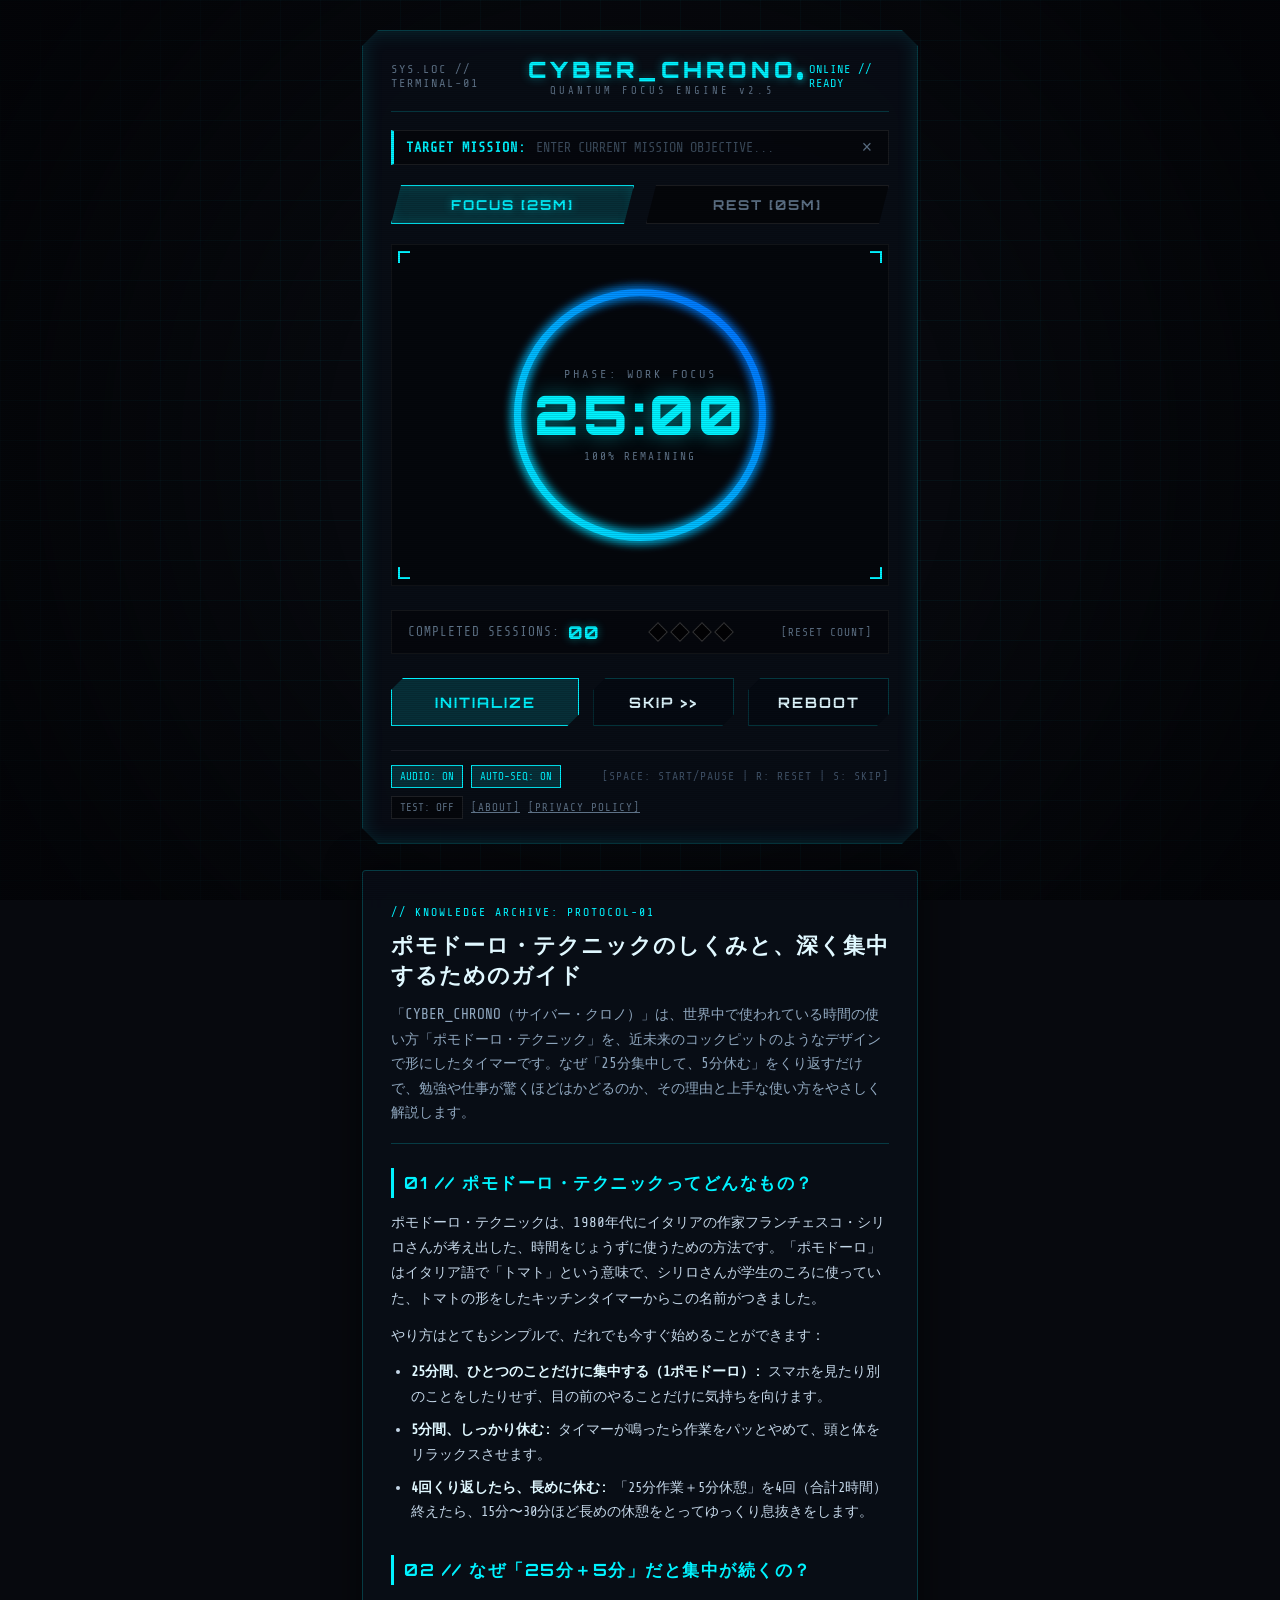
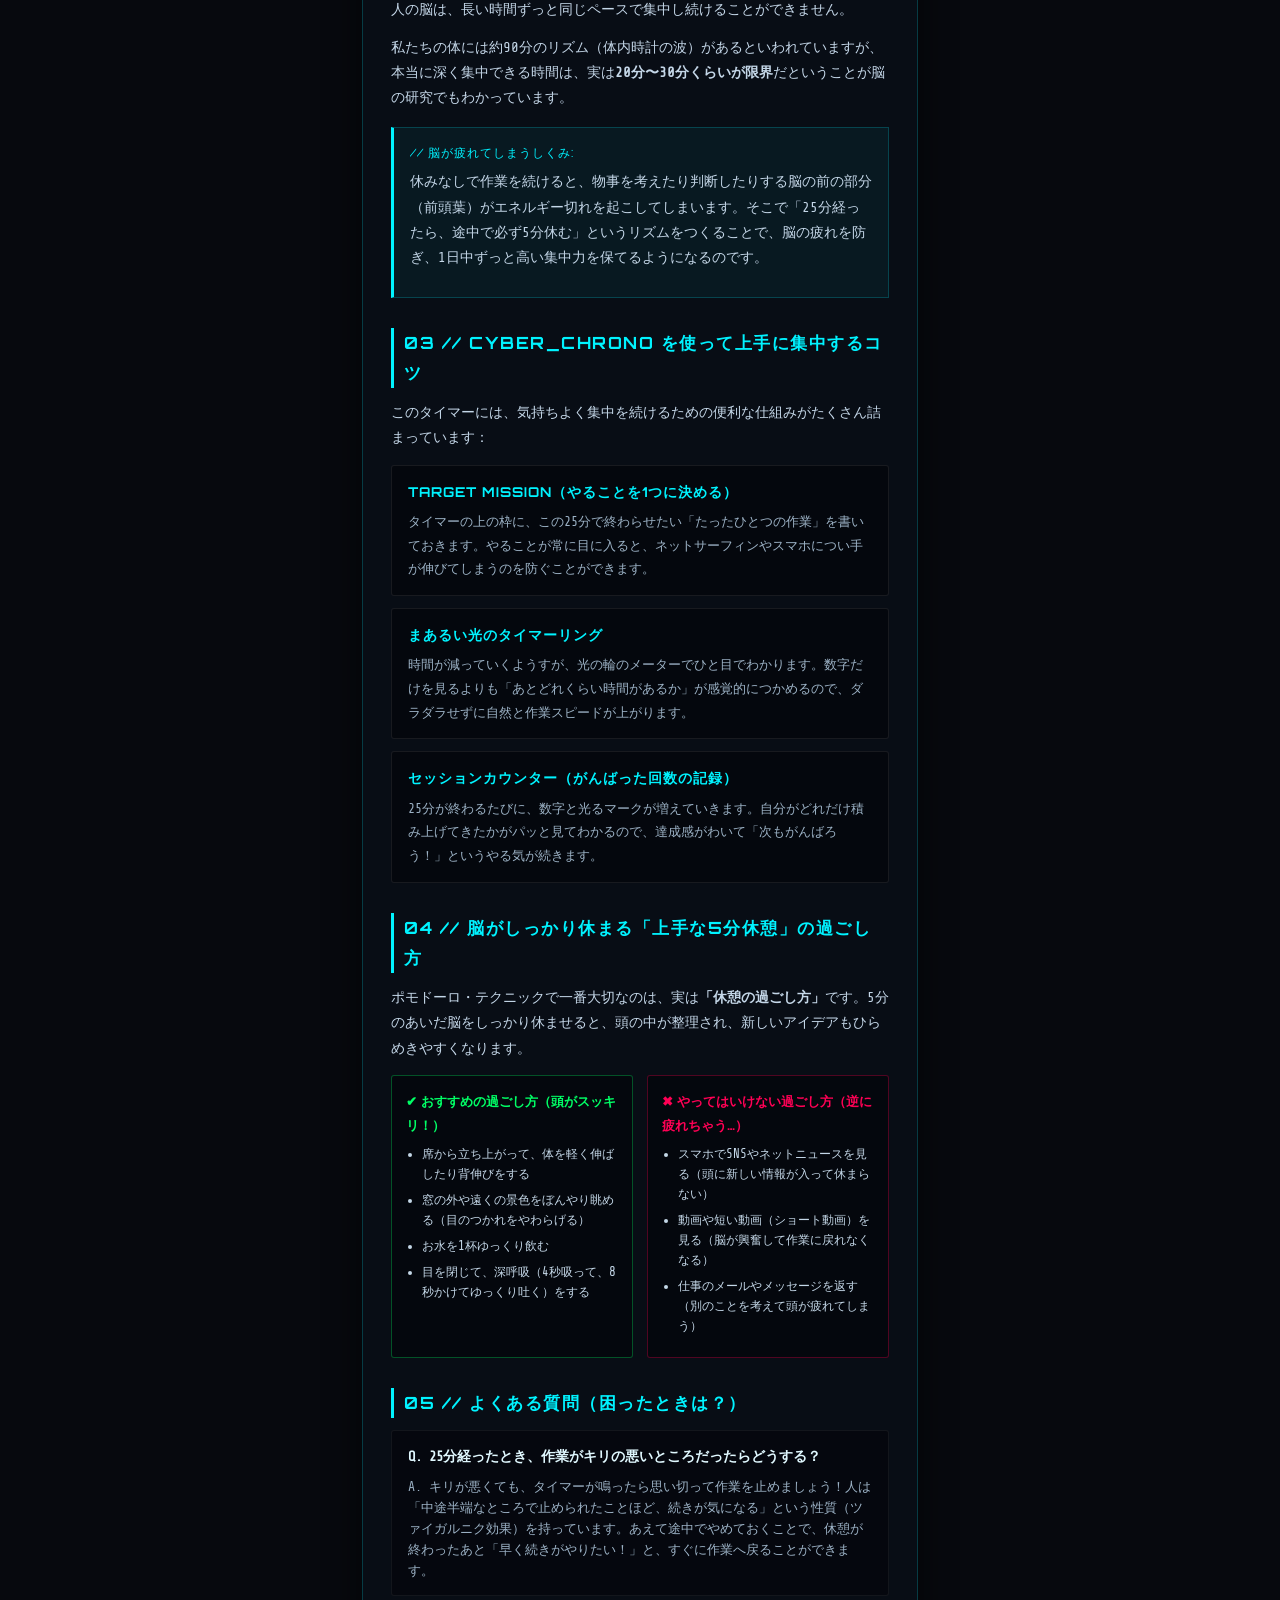
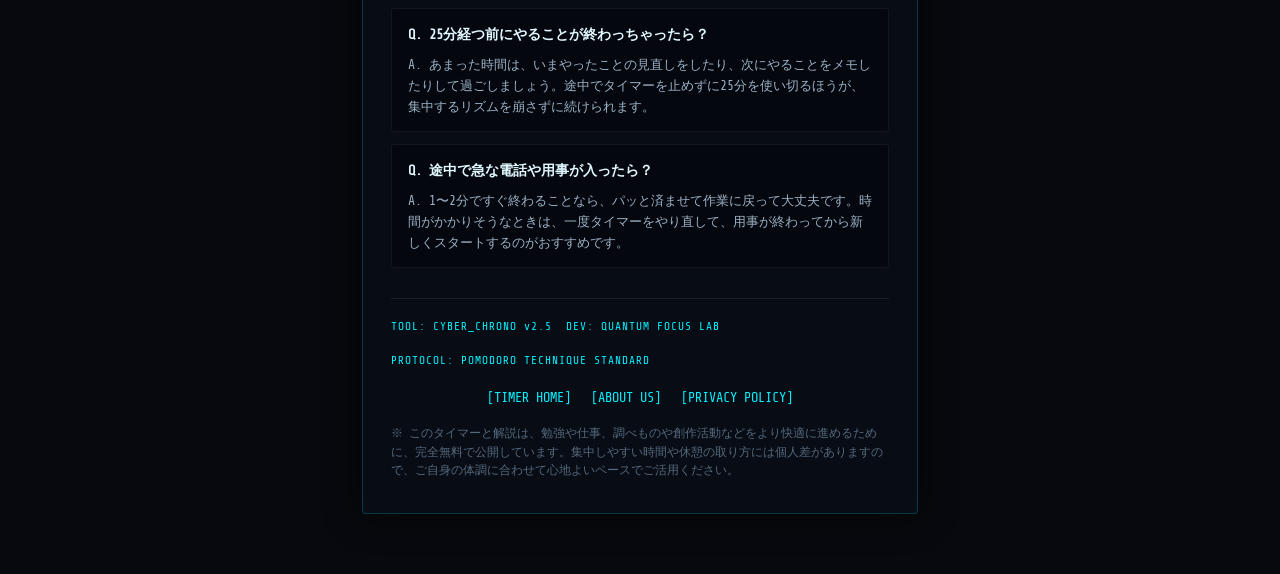
<file: index.html>
<!DOCTYPE html>
<html lang="ja">
<head>
  <meta charset="UTF-8">
  <meta name="viewport" content="width=device-width, initial-scale=1.0">
  <title>CYBER_CHRONO // TECHNO POMODORO</title>
  
  <!-- Google Fonts: Orbitron & Share Tech Mono -->
  <link rel="preconnect" href="https://fonts.googleapis.com">
  <link rel="preconnect" href="https://fonts.gstatic.com" crossorigin>
  <link href="https://fonts.googleapis.com/css2?family=Orbitron:wght@400;600;800;900&family=Share+Tech+Mono&display=swap" rel="stylesheet">
  
  <!-- ============================================================
       GOOGLE ADSENSE スクリプトタグ (審査用・広告配信)
       ============================================================ -->
  <script async src="https://pagead2.googlesyndication.com/pagead/js/adsbygoogle.js?client=ca-pub-7377571622123574"
       crossorigin="anonymous"></script>

  <link rel="stylesheet" href="style.css">
</head>
<body class="mode-work">
  <!-- サイバー背景レイヤー -->
  <div class="bg-grid"></div>
  <div class="scanlines"></div>
  <div class="vignette"></div>

  <!-- 全体ラッパー -->
  <div class="app-wrapper">
    <!-- メインHUDコンテナ -->
    <main class="hud-frame">
      <!-- ヘッダー装飾 -->
      <header class="hud-header">
        <div class="hud-id">SYS.LOC // TERMINAL-01</div>
        <div class="hud-title-wrap">
          <h1 class="hud-title" data-text="CYBER_CHRONO">CYBER_CHRONO</h1>
          <span class="sub-title">QUANTUM FOCUS ENGINE v2.5</span>
        </div>
        <div class="hud-status-badge">
          <span class="status-indicator"></span>
          <span id="statusText">ONLINE // READY</span>
        </div>
      </header>

      <!-- ミッション（タスク目標）入力エリア -->
      <section class="mission-bar">
        <div class="mission-label">TARGET MISSION:</div>
        <input type="text" id="missionInput" placeholder="ENTER CURRENT MISSION OBJECTIVE..." spellcheck="false" autocomplete="off">
        <button id="missionClearBtn" title="Clear Mission" class="icon-btn">&times;</button>
      </section>

      <!-- モード切り替えタブ -->
      <nav class="mode-selector">
        <button id="modeWorkBtn" class="mode-tab active" data-mode="work">
          <span class="tab-glitch"></span>
          <span class="tab-text">FOCUS [25M]</span>
        </button>
        <button id="modeBreakBtn" class="mode-tab" data-mode="break">
          <span class="tab-glitch"></span>
          <span class="tab-text">REST [05M]</span>
        </button>
      </nav>

      <!-- タイマーHUDディスプレイ -->
      <section class="timer-display-wrap">
        <div class="hud-corner top-left"></div>
        <div class="hud-corner top-right"></div>
        <div class="hud-corner bottom-left"></div>
        <div class="hud-corner bottom-right"></div>

        <!-- 円形HUDゲージ -->
        <div class="gauge-container">
          <svg class="progress-ring" viewBox="0 0 320 320">
            <defs>
              <linearGradient id="cyanGrad" x1="0%" y1="0%" x2="100%" y2="100%">
                <stop offset="0%" stop-color="#00f3ff"/>
                <stop offset="100%" stop-color="#0066ff"/>
              </linearGradient>
              <linearGradient id="greenGrad" x1="0%" y1="0%" x2="100%" y2="100%">
                <stop offset="0%" stop-color="#00ff66"/>
                <stop offset="100%" stop-color="#00b33c"/>
              </linearGradient>
              <filter id="neonGlow" x="-20%" y="-20%" width="140%" height="140%">
                <feGaussianBlur stdDeviation="6" result="coloredBlur"/>
                <feMerge>
                  <feMergeNode in="coloredBlur"/>
                  <feMergeNode in="coloredBlur"/>
                  <feMergeNode in="SourceGraphic"/>
                </feMerge>
              </filter>
            </defs>
            <!-- 背景リング -->
            <circle class="ring-bg" cx="160" cy="160" r="140" />
            <!-- 目盛りリング -->
            <circle class="ring-ticks" cx="160" cy="160" r="140" stroke-dasharray="2 12" />
            <!-- 動的プログレスバー -->
            <circle id="progressCircle" class="ring-progress" cx="160" cy="160" r="140" filter="url(#neonGlow)" />
          </svg>

          <!-- 中央タイマーテキスト -->
          <div class="timer-readout">
            <div class="mode-caption" id="modeCaption">PHASE: WORK FOCUS</div>
            <div class="digits" id="timeDigits">25:00</div>
            <div class="percent" id="percentDisplay">100% REMAINING</div>
          </div>
        </div>
      </section>

      <!-- セッションHUDカウンター -->
      <section class="session-tracker">
        <div class="session-label">
          <span>COMPLETED SESSIONS:</span>
          <span class="session-count-val" id="sessionCount">00</span>
        </div>
        <div class="session-dots" id="sessionDots" title="Current cycle (4 sessions per cycle)">
          <!-- JSで4つのドットスロットを動的レンダリング -->
        </div>
        <button id="resetSessionsBtn" class="reset-sessions-btn" title="Reset Session Count">[RESET COUNT]</button>
      </section>

      <!-- コントロールボタン群 -->
      <section class="control-panel">
        <button id="startPauseBtn" class="cyber-btn primary">
          <span class="btn-cut"></span>
          <span class="btn-text" id="startPauseText">INITIALIZE</span>
        </button>
        <button id="skipBtn" class="cyber-btn" title="Skip to next phase">
          <span class="btn-cut"></span>
          <span class="btn-text">SKIP &gt;&gt;</span>
        </button>
        <button id="resetTimerBtn" class="cyber-btn" title="Reset current timer">
          <span class="btn-cut"></span>
          <span class="btn-text">REBOOT</span>
        </button>
      </section>

      <!-- フッター・設定＆ステータスバー -->
      <footer class="hud-footer">
        <div class="footer-left">
          <button id="soundToggleBtn" class="toggle-btn active" title="Toggle Sound FX">
            AUDIO: <span id="soundStatusText">ON</span>
          </button>
          <button id="autoSwitchToggleBtn" class="toggle-btn" title="Automatically start next timer">
            AUTO-SEQ: <span id="autoSwitchStatusText">OFF</span>
          </button>
        </div>

        <div class="footer-center">
          <span class="shortcut-tip">[SPACE: START/PAUSE | R: RESET | S: SKIP]</span>
        </div>

        <div class="footer-right">
          <!-- クイックテストボタン（動作確認用: 10秒/5秒に切り替え） -->
          <button id="quickTestBtn" class="toggle-btn" title="Switch to 10s work / 5s break for rapid testing">
            TEST: <span id="testModeStatusText">OFF</span>
          </button>
          <a href="about.html" class="policy-link-btn" title="About CYBER_CHRONO">[ABOUT]</a>
          <a href="privacy.html" class="policy-link-btn" title="Google AdSense Privacy Policy">[PRIVACY POLICY]</a>
        </div>
      </footer>
    </main>

    <!-- ============================================================
         GOOGLE ADSENSE 広告スロット（サイバーHUD調）
         審査通過後に有効化。審査中はheadの自動広告コードで審査を実施
         ============================================================ -->
    <!--
    <aside class="ad-container" id="adContainer">
      <div class="ad-header">
        <span class="ad-label" id="adHeaderLabel">// SPONSORED TRANSMISSION</span>
        <span class="ad-sub" id="adHeaderSub">SYSTEM SUPPORT FEED</span>
      </div>
      <div class="ad-slot-frame">
        <ins class="adsbygoogle"
             style="display:block; width:100%; min-height:90px;"
             data-ad-client="ca-pub-7377571622123574"
             data-ad-slot="1479330050"
             data-ad-format="auto"
             data-full-width-responsive="true"></ins>
        <script>
             (adsbygoogle = window.adsbygoogle || []).push({});
        </script>
      </div>
    </aside>
    -->

    <!-- ============================================================
         パブリッシャーコンテンツ // ポモドーロ完全攻略アーカイブ
         Google AdSense 審査規約準拠・平易で親しみやすいオリジナル解説
         ============================================================ -->
    <article class="knowledge-archive" id="knowledgeArchive">
      <header class="archive-header">
        <div class="archive-badge">// KNOWLEDGE ARCHIVE: PROTOCOL-01</div>
        <h2 class="archive-title">ポモドーロ・テクニックのしくみと、深く集中するためのガイド</h2>
        <p class="archive-lead">
          「CYBER_CHRONO（サイバー・クロノ）」は、世界中で使われている時間の使い方「ポモドーロ・テクニック」を、近未来のコックピットのようなデザインで形にしたタイマーです。なぜ「25分集中して、5分休む」をくり返すだけで、勉強や仕事が驚くほどはかどるのか、その理由と上手な使い方をやさしく解説します。
        </p>
      </header>

      <!-- セクション 1: 基礎と原理 -->
      <section class="archive-section">
        <h3 class="section-title">01 // ポモドーロ・テクニックってどんなもの？</h3>
        <p>
          ポモドーロ・テクニックは、1980年代にイタリアの作家フランチェスコ・シリロさんが考え出した、時間をじょうずに使うための方法です。「ポモドーロ」はイタリア語で「トマト」という意味で、シリロさんが学生のころに使っていた、トマトの形をしたキッチンタイマーからこの名前がつきました。
        </p>
        <p>
          やり方はとてもシンプルで、だれでも今すぐ始めることができます：
        </p>
        <ul class="archive-list">
          <li><strong>25分間、ひとつのことだけに集中する（1ポモドーロ）:</strong> スマホを見たり別のことをしたりせず、目の前のやることだけに気持ちを向けます。</li>
          <li><strong>5分間、しっかり休む:</strong> タイマーが鳴ったら作業をパッとやめて、頭と体をリラックスさせます。</li>
          <li><strong>4回くり返したら、長めに休む:</strong> 「25分作業＋5分休憩」を4回（合計2時間）終えたら、15分〜30分ほど長めの休憩をとってゆっくり息抜きをします。</li>
        </ul>
      </section>

      <!-- セクション 2: なぜ25分＋5分なのか（脳科学的根拠） -->
      <section class="archive-section">
        <h3 class="section-title">02 // なぜ「25分＋5分」だと集中が続くの？</h3>
        <p>
          人の脳は、長い時間ずっと同じペースで集中し続けることができません。
        </p>
        <p>
          私たちの体には約90分のリズム（体内時計の波）があるといわれていますが、本当に深く集中できる時間は、実は<strong>20分〜30分くらいが限界</strong>だということが脳の研究でもわかっています。
        </p>
        <div class="archive-callout">
          <div class="callout-label">// 脳が疲れてしまうしくみ:</div>
          <p>
            休みなしで作業を続けると、物事を考えたり判断したりする脳の前の部分（前頭葉）がエネルギー切れを起こしてしまいます。そこで「25分経ったら、途中で必ず5分休む」というリズムをつくることで、脳の疲れを防ぎ、1日中ずっと高い集中力を保てるようになるのです。
          </p>
        </div>
      </section>

      <!-- セクション 3: CYBER_CHRONOの機能と活用法 -->
      <section class="archive-section">
        <h3 class="section-title">03 // CYBER_CHRONO を使って上手に集中するコツ</h3>
        <p>
          このタイマーには、気持ちよく集中を続けるための便利な仕組みがたくさん詰まっています：
        </p>
        <div class="feature-grid">
          <div class="feature-card">
            <h4 class="card-title">TARGET MISSION（やることを1つに決める）</h4>
            <p>タイマーの上の枠に、この25分で終わらせたい「たったひとつの作業」を書いておきます。やることが常に目に入ると、ネットサーフィンやスマホについ手が伸びてしまうのを防ぐことができます。</p>
          </div>
          <div class="feature-card">
            <h4 class="card-title">まあるい光のタイマーリング</h4>
            <p>時間が減っていくようすが、光の輪のメーターでひと目でわかります。数字だけを見るよりも「あとどれくらい時間があるか」が感覚的につかめるので、ダラダラせずに自然と作業スピードが上がります。</p>
          </div>
          <div class="feature-card">
            <h4 class="card-title">セッションカウンター（がんばった回数の記録）</h4>
            <p>25分が終わるたびに、数字と光るマークが増えていきます。自分がどれだけ積み上げてきたかがパッと見てわかるので、達成感がわいて「次もがんばろう！」というやる気が続きます。</p>
          </div>
        </div>
      </section>

      <!-- セクション 4: 理想的な5分休憩の過ごし方 -->
      <section class="archive-section">
        <h3 class="section-title">04 // 脳がしっかり休まる「上手な5分休憩」の過ごし方</h3>
        <p>
          ポモドーロ・テクニックで一番大切なのは、実は<strong>「休憩の過ごし方」</strong>です。5分のあいだ脳をしっかり休ませると、頭の中が整理され、新しいアイデアもひらめきやすくなります。
        </p>
        <div class="dos-and-donts">
          <div class="box dos">
            <div class="box-title">✔ おすすめの過ごし方（頭がスッキリ！）</div>
            <ul>
              <li>席から立ち上がって、体を軽く伸ばしたり背伸びをする</li>
              <li>窓の外や遠くの景色をぼんやり眺める（目のつかれをやわらげる）</li>
              <li>お水を1杯ゆっくり飲む</li>
              <li>目を閉じて、深呼吸（4秒吸って、8秒かけてゆっくり吐く）をする</li>
            </ul>
          </div>
          <div class="box donts">
            <div class="box-title">✖ やってはいけない過ごし方（逆に疲れちゃう…）</div>
            <ul>
              <li>スマホでSNSやネットニュースを見る（頭に新しい情報が入って休まらない）</li>
              <li>動画や短い動画（ショート動画）を見る（脳が興奮して作業に戻れなくなる）</li>
              <li>仕事のメールやメッセージを返す（別のことを考えて頭が疲れてしまう）</li>
            </ul>
          </div>
        </div>
      </section>

      <!-- セクション 5: FAQ（よくある質問） -->
      <section class="archive-section">
        <h3 class="section-title">05 // よくある質問（困ったときは？）</h3>
        <div class="faq-list">
          <div class="faq-item">
            <div class="faq-q">Q. 25分経ったとき、作業がキリの悪いところだったらどうする？</div>
            <div class="faq-a">
              A. キリが悪くても、タイマーが鳴ったら思い切って作業を止めましょう！人は「中途半端なところで止められたことほど、続きが気になる」という性質（ツァイガルニク効果）を持っています。あえて途中でやめておくことで、休憩が終わったあと「早く続きがやりたい！」と、すぐに作業へ戻ることができます。
            </div>
          </div>
          <div class="faq-item">
            <div class="faq-q">Q. 25分経つ前にやることが終わっちゃったら？</div>
            <div class="faq-a">
              A. あまった時間は、いまやったことの見直しをしたり、次にやることをメモしたりして過ごしましょう。途中でタイマーを止めずに25分を使い切るほうが、集中するリズムを崩さずに続けられます。
            </div>
          </div>
          <div class="faq-item">
            <div class="faq-q">Q. 途中で急な電話や用事が入ったら？</div>
            <div class="faq-a">
              A. 1〜2分ですぐ終わることなら、パッと済ませて作業に戻って大丈夫です。時間がかかりそうなときは、一度タイマーをやり直して、用事が終わってから新しくスタートするのがおすすめです。
            </div>
          </div>
        </div>
      </section>

      <!-- セクション 6: 運営情報・クレジット -->
      <footer class="archive-footer">
        <div class="footer-meta">
          <span>TOOL: CYBER_CHRONO v2.5</span>
          <span>DEV: QUANTUM FOCUS LAB</span>
          <span>PROTOCOL: POMODORO TECHNIQUE STANDARD</span>
        </div>
        <div style="margin: 15px 0; display: flex; gap: 20px; justify-content: center; font-size: 0.85rem;">
          <a href="index.html" style="color: var(--work-color); text-decoration: none;">[TIMER HOME]</a>
          <a href="about.html" style="color: var(--work-color); text-decoration: none;">[ABOUT US]</a>
          <a href="privacy.html" style="color: var(--work-color); text-decoration: none;">[PRIVACY POLICY]</a>
        </div>
        <p class="disclaimer">
          ※ このタイマーと解説は、勉強や仕事、調べものや創作活動などをより快適に進めるために、完全無料で公開しています。集中しやすい時間や休憩の取り方には個人差がありますので、ご自身の体調に合わせて心地よいペースでご活用ください。
        </p>
      </footer>
    </article>
  </div>

  <!-- ============================================================
       プライバシーポリシー モーダル（AdSense審査必須要件）
       ============================================================ -->
  <div class="modal-overlay" id="privacyModal" aria-hidden="true">
    <div class="modal-container">
      <div class="modal-header">
        <h2 class="modal-title">// PRIVACY POLICY & AD DISCLOSURE</h2>
        <button class="modal-close-btn" id="modalCloseBtn" aria-label="Close Modal">&times;</button>
      </div>
      <div class="modal-body">
        <h3>1. 広告の配信について（Google AdSense）</h3>
        <p>
          当サイト（CYBER_CHRONO）では、第三者配信の広告サービス「Google AdSense（グーグルアドセンス）」を利用して広告を掲載しています。
        </p>
        <p>
          Googleなどの第三者広告配信事業者は、ユーザーの興味に応じたパーソナライズ広告を表示するために、当サイトや他のウェブサイトへのアクセス情報（Cookie）を使用することがあります。このCookieには、氏名、住所、メールアドレス、電話番号などの個人を特定する情報は含まれません。
        </p>

        <h3>2. Cookie（クッキー）の無効化について</h3>
        <p>
          ユーザーは、Googleの広告設定ページ（<a href="https://www.google.com/settings/ads" target="_blank" rel="noopener noreferrer">Google Ads Settings</a>）にて、パーソナライズ広告に使われる Cookie を無効にすることができます。
        </p>
        <p>
          また、お使いのブラウザの設定を変更することで、Cookieの送受信を拒否することも可能です。
        </p>

        <h3>3. ローカルストレージ（LocalStorage）の使用</h3>
        <p>
          当サイトは、ユーザーの利便性向上（タイマーのセッション完了数、入力中のミッション目標、音量設定、自動切り替え設定の保存）を目的として、ブラウザのローカルストレージ機能を利用しています。このデータはすべてお使いの端末内にのみ保存され、外部サーバーへ送信されることはありません。
        </p>

        <h3>4. お問い合わせ</h3>
        <p>
          本ポリシーに関するお問い合わせは、サイト管理者の連絡先までお願いいたします。
        </p>
      </div>
      <div class="modal-footer">
        <button class="cyber-btn" id="modalConfirmBtn">
          <span class="btn-text">ACKNOWLEDGE // CLOSE</span>
        </button>
      </div>
    </div>
  </div>

  <script src="app.js"></script>
</body>
</html>
</file>
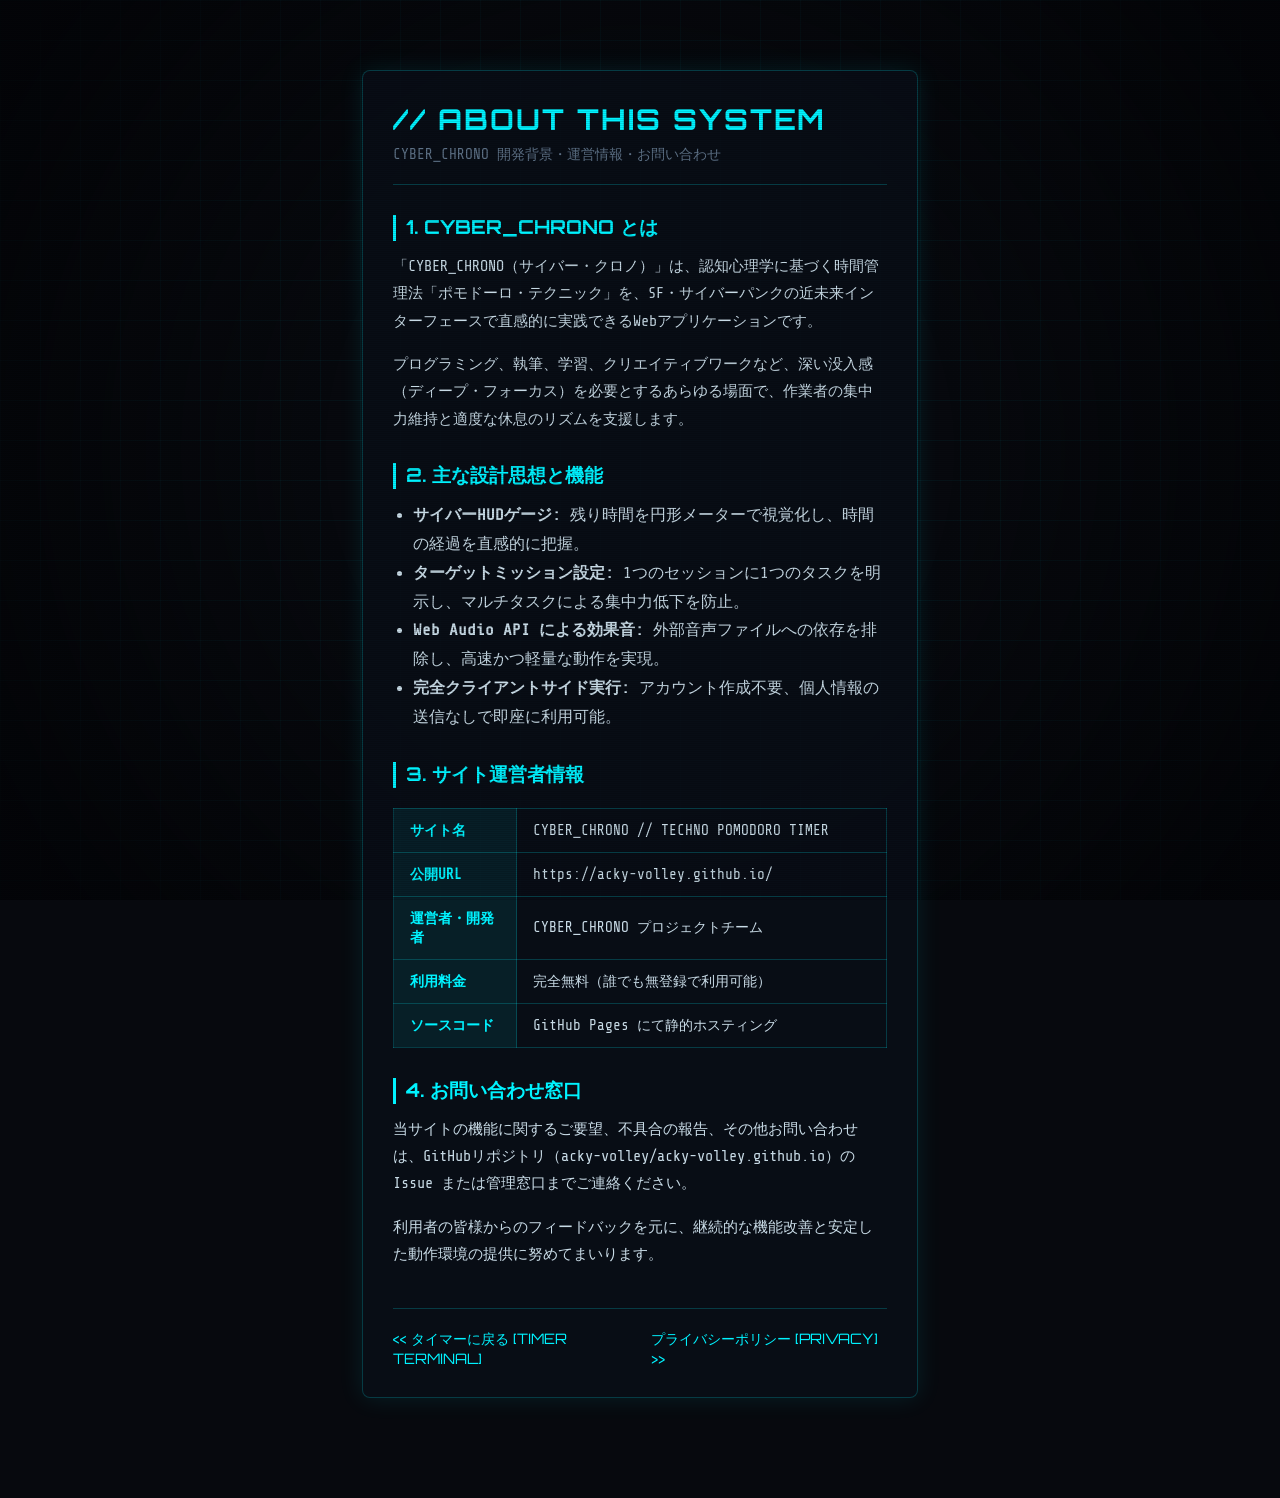
<file: about.html>
<!DOCTYPE html>
<html lang="ja">
<head>
  <meta charset="UTF-8">
  <meta name="viewport" content="width=device-width, initial-scale=1.0">
  <title>当サイトについて // CYBER_CHRONO</title>
  
  <!-- Google Fonts: Orbitron & Share Tech Mono -->
  <link rel="preconnect" href="https://fonts.googleapis.com">
  <link rel="preconnect" href="https://fonts.gstatic.com" crossorigin>
  <link href="https://fonts.googleapis.com/css2?family=Orbitron:wght@400;600;800;900&family=Share+Tech+Mono&display=swap" rel="stylesheet">
  
  <!-- Google AdSense 審査・配信コード -->
  <script async src="https://pagead2.googlesyndication.com/pagead/js/adsbygoogle.js?client=ca-pub-7377571622123574"
       crossorigin="anonymous"></script>

  <link rel="stylesheet" href="style.css">
  <style>
    .page-container {
      width: 100%;
      max-width: 860px;
      margin: 40px auto;
      padding: 30px;
      background: var(--bg-panel);
      border: 1px solid var(--border-dim);
      border-radius: 8px;
      box-shadow: 0 0 25px rgba(0, 243, 255, 0.1);
      user-select: text;
    }
    .page-header {
      border-bottom: 1px solid var(--border-dim);
      padding-bottom: 20px;
      margin-bottom: 25px;
    }
    .page-title {
      font-family: var(--font-display);
      font-size: 1.8rem;
      color: var(--work-color);
      letter-spacing: 2px;
      margin-bottom: 8px;
    }
    .page-sub {
      color: var(--text-muted);
      font-size: 0.9rem;
    }
    .about-content h2 {
      font-family: var(--font-display);
      font-size: 1.2rem;
      color: var(--work-color);
      margin-top: 30px;
      margin-bottom: 12px;
      border-left: 3px solid var(--work-color);
      padding-left: 10px;
    }
    .about-content p {
      line-height: 1.8;
      color: #c8dbe6;
      margin-bottom: 16px;
      font-size: 0.95rem;
    }
    .info-table {
      width: 100%;
      border-collapse: collapse;
      margin: 20px 0;
    }
    .info-table th, .info-table td {
      border: 1px solid var(--border-dim);
      padding: 12px 16px;
      text-align: left;
      font-size: 0.9rem;
    }
    .info-table th {
      background: rgba(0, 243, 255, 0.08);
      color: var(--work-color);
      width: 25%;
    }
    .info-table td {
      color: #c8dbe6;
    }
    .back-nav {
      margin-top: 40px;
      padding-top: 20px;
      border-top: 1px solid var(--border-dim);
      display: flex;
      justify-content: space-between;
      align-items: center;
    }
    .nav-link {
      color: var(--work-color);
      text-decoration: none;
      font-family: var(--font-display);
      font-size: 0.9rem;
      display: inline-flex;
      align-items: center;
      gap: 6px;
      transition: color 0.2s ease;
    }
    .nav-link:hover {
      color: #ffffff;
      text-shadow: 0 0 8px var(--work-glow);
    }
  </style>
</head>
<body class="mode-work">
  <div class="bg-grid"></div>
  <div class="scanlines"></div>
  <div class="vignette"></div>

  <div class="app-wrapper">
    <main class="page-container">
      <header class="page-header">
        <h1 class="page-title">// ABOUT THIS SYSTEM</h1>
        <div class="page-sub">CYBER_CHRONO 開発背景・運営情報・お問い合わせ</div>
      </header>

      <article class="about-content">
        <h2>1. CYBER_CHRONO とは</h2>
        <p>
          「CYBER_CHRONO（サイバー・クロノ）」は、認知心理学に基づく時間管理法「ポモドーロ・テクニック」を、SF・サイバーパンクの近未来インターフェースで直感的に実践できるWebアプリケーションです。
        </p>
        <p>
          プログラミング、執筆、学習、クリエイティブワークなど、深い没入感（ディープ・フォーカス）を必要とするあらゆる場面で、作業者の集中力維持と適度な休息のリズムを支援します。
        </p>

        <h2>2. 主な設計思想と機能</h2>
        <ul style="margin-left: 20px; margin-bottom: 20px; color: #c8dbe6; line-height: 1.8;">
          <li><strong>サイバーHUDゲージ:</strong> 残り時間を円形メーターで視覚化し、時間の経過を直感的に把握。</li>
          <li><strong>ターゲットミッション設定:</strong> 1つのセッションに1つのタスクを明示し、マルチタスクによる集中力低下を防止。</li>
          <li><strong>Web Audio API による効果音:</strong> 外部音声ファイルへの依存を排除し、高速かつ軽量な動作を実現。</li>
          <li><strong>完全クライアントサイド実行:</strong> アカウント作成不要、個人情報の送信なしで即座に利用可能。</li>
        </ul>

        <h2>3. サイト運営者情報</h2>
        <table class="info-table">
          <tr>
            <th>サイト名</th>
            <td>CYBER_CHRONO // TECHNO POMODORO TIMER</td>
          </tr>
          <tr>
            <th>公開URL</th>
            <td>https://acky-volley.github.io/</td>
          </tr>
          <tr>
            <th>運営者・開発者</th>
            <td>CYBER_CHRONO プロジェクトチーム</td>
          </tr>
          <tr>
            <th>利用料金</th>
            <td>完全無料（誰でも無登録で利用可能）</td>
          </tr>
          <tr>
            <th>ソースコード</th>
            <td>GitHub Pages にて静的ホスティング</td>
          </tr>
        </table>

        <h2>4. お問い合わせ窓口</h2>
        <p>
          当サイトの機能に関するご要望、不具合の報告、その他お問い合わせは、GitHubリポジトリ（acky-volley/acky-volley.github.io）の Issue または管理窓口までご連絡ください。
        </p>
        <p>
          利用者の皆様からのフィードバックを元に、継続的な機能改善と安定した動作環境の提供に努めてまいります。
        </p>

        <div class="back-nav">
          <a href="index.html" class="nav-link">&lt;&lt; タイマーに戻る [TIMER TERMINAL]</a>
          <a href="privacy.html" class="nav-link">プライバシーポリシー [PRIVACY] &gt;&gt;</a>
        </div>
      </article>
    </main>
  </div>
</body>
</html>
</file>
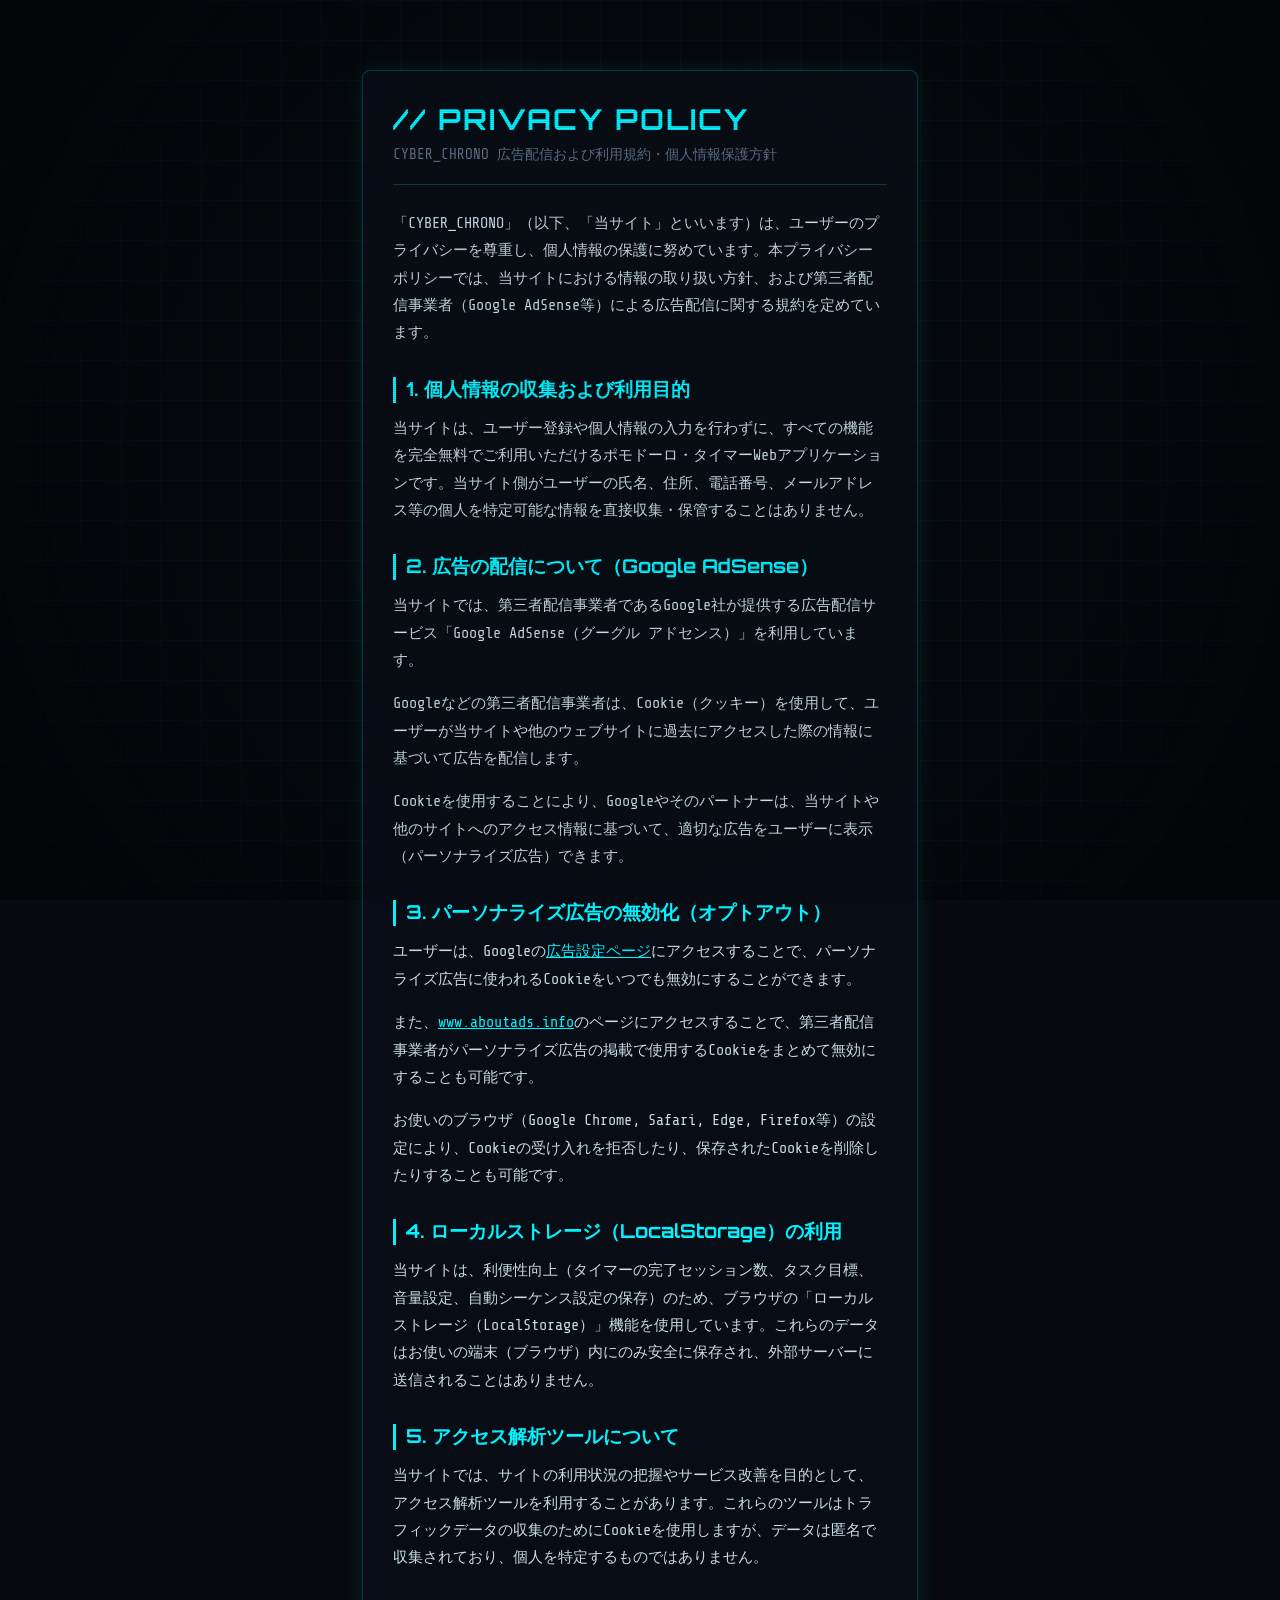
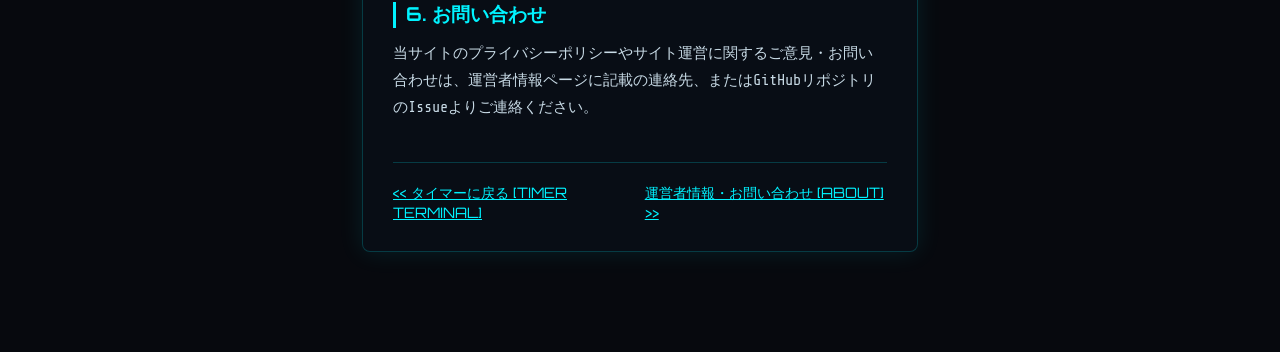
<file: privacy.html>
<!DOCTYPE html>
<html lang="ja">
<head>
  <meta charset="UTF-8">
  <meta name="viewport" content="width=device-width, initial-scale=1.0">
  <title>プライバシーポリシー // CYBER_CHRONO</title>
  
  <!-- Google Fonts: Orbitron & Share Tech Mono -->
  <link rel="preconnect" href="https://fonts.googleapis.com">
  <link rel="preconnect" href="https://fonts.gstatic.com" crossorigin>
  <link href="https://fonts.googleapis.com/css2?family=Orbitron:wght@400;600;800;900&family=Share+Tech+Mono&display=swap" rel="stylesheet">
  
  <!-- Google AdSense 審査・配信コード -->
  <script async src="https://pagead2.googlesyndication.com/pagead/js/adsbygoogle.js?client=ca-pub-7377571622123574"
       crossorigin="anonymous"></script>

  <link rel="stylesheet" href="style.css">
  <style>
    .page-container {
      width: 100%;
      max-width: 860px;
      margin: 40px auto;
      padding: 30px;
      background: var(--bg-panel);
      border: 1px solid var(--border-dim);
      border-radius: 8px;
      box-shadow: 0 0 25px rgba(0, 243, 255, 0.1);
      user-select: text;
    }
    .page-header {
      border-bottom: 1px solid var(--border-dim);
      padding-bottom: 20px;
      margin-bottom: 25px;
    }
    .page-title {
      font-family: var(--font-display);
      font-size: 1.8rem;
      color: var(--work-color);
      letter-spacing: 2px;
      margin-bottom: 8px;
    }
    .page-sub {
      color: var(--text-muted);
      font-size: 0.9rem;
    }
    .policy-content h2 {
      font-family: var(--font-display);
      font-size: 1.2rem;
      color: var(--work-color);
      margin-top: 30px;
      margin-bottom: 12px;
      border-left: 3px solid var(--work-color);
      padding-left: 10px;
    }
    .policy-content p {
      line-height: 1.8;
      color: #c8dbe6;
      margin-bottom: 16px;
      font-size: 0.95rem;
    }
    .policy-content ul {
      margin-left: 20px;
      margin-bottom: 20px;
      color: #c8dbe6;
      line-height: 1.8;
    }
    .policy-content a {
      color: var(--work-color);
      text-decoration: underline;
    }
    .back-nav {
      margin-top: 40px;
      padding-top: 20px;
      border-top: 1px solid var(--border-dim);
      display: flex;
      justify-content: space-between;
      align-items: center;
    }
    .nav-link {
      color: var(--work-color);
      text-decoration: none;
      font-family: var(--font-display);
      font-size: 0.9rem;
      display: inline-flex;
      align-items: center;
      gap: 6px;
      transition: color 0.2s ease;
    }
    .nav-link:hover {
      color: #ffffff;
      text-shadow: 0 0 8px var(--work-glow);
    }
  </style>
</head>
<body class="mode-work">
  <div class="bg-grid"></div>
  <div class="scanlines"></div>
  <div class="vignette"></div>

  <div class="app-wrapper">
    <main class="page-container">
      <header class="page-header">
        <h1 class="page-title">// PRIVACY POLICY</h1>
        <div class="page-sub">CYBER_CHRONO 広告配信および利用規約・個人情報保護方針</div>
      </header>

      <article class="policy-content">
        <p>
          「CYBER_CHRONO」（以下、「当サイト」といいます）は、ユーザーのプライバシーを尊重し、個人情報の保護に努めています。本プライバシーポリシーでは、当サイトにおける情報の取り扱い方針、および第三者配信事業者（Google AdSense等）による広告配信に関する規約を定めています。
        </p>

        <h2>1. 個人情報の収集および利用目的</h2>
        <p>
          当サイトは、ユーザー登録や個人情報の入力を行わずに、すべての機能を完全無料でご利用いただけるポモドーロ・タイマーWebアプリケーションです。当サイト側がユーザーの氏名、住所、電話番号、メールアドレス等の個人を特定可能な情報を直接収集・保管することはありません。
        </p>

        <h2>2. 広告の配信について（Google AdSense）</h2>
        <p>
          当サイトでは、第三者配信事業者であるGoogle社が提供する広告配信サービス「Google AdSense（グーグル アドセンス）」を利用しています。
        </p>
        <p>
          Googleなどの第三者配信事業者は、Cookie（クッキー）を使用して、ユーザーが当サイトや他のウェブサイトに過去にアクセスした際の情報に基づいて広告を配信します。
        </p>
        <p>
          Cookieを使用することにより、Googleやそのパートナーは、当サイトや他のサイトへのアクセス情報に基づいて、適切な広告をユーザーに表示（パーソナライズ広告）できます。
        </p>

        <h2>3. パーソナライズ広告の無効化（オプトアウト）</h2>
        <p>
          ユーザーは、Googleの<a href="https://adssettings.google.com/" target="_blank" rel="noopener noreferrer">広告設定ページ</a>にアクセスすることで、パーソナライズ広告に使われるCookieをいつでも無効にすることができます。
        </p>
        <p>
          また、<a href="https://www.aboutads.info/choices/" target="_blank" rel="noopener noreferrer">www.aboutads.info</a>のページにアクセスすることで、第三者配信事業者がパーソナライズ広告の掲載で使用するCookieをまとめて無効にすることも可能です。
        </p>
        <p>
          お使いのブラウザ（Google Chrome, Safari, Edge, Firefox等）の設定により、Cookieの受け入れを拒否したり、保存されたCookieを削除したりすることも可能です。
        </p>

        <h2>4. ローカルストレージ（LocalStorage）の利用</h2>
        <p>
          当サイトは、利便性向上（タイマーの完了セッション数、タスク目標、音量設定、自動シーケンス設定の保存）のため、ブラウザの「ローカルストレージ（LocalStorage）」機能を使用しています。これらのデータはお使いの端末（ブラウザ）内にのみ安全に保存され、外部サーバーに送信されることはありません。
        </p>

        <h2>5. アクセス解析ツールについて</h2>
        <p>
          当サイトでは、サイトの利用状況の把握やサービス改善を目的として、アクセス解析ツールを利用することがあります。これらのツールはトラフィックデータの収集のためにCookieを使用しますが、データは匿名で収集されており、個人を特定するものではありません。
        </p>

        <h2>6. お問い合わせ</h2>
        <p>
          当サイトのプライバシーポリシーやサイト運営に関するご意見・お問い合わせは、運営者情報ページに記載の連絡先、またはGitHubリポジトリのIssueよりご連絡ください。
        </p>

        <div class="back-nav">
          <a href="index.html" class="nav-link">&lt;&lt; タイマーに戻る [TIMER TERMINAL]</a>
          <a href="about.html" class="nav-link">運営者情報・お問い合わせ [ABOUT] &gt;&gt;</a>
        </div>
      </article>
    </main>
  </div>
</body>
</html>
</file>
<file: style.css>
/* ============================================================
   CYBER_CHRONO // TECHNO DARK MODE STYLESHEET
   With Google AdSense Support & Privacy Modal
   ============================================================ */

:root {
  /* サイバーパレット - WORK (FOCUS) */
  --work-color: #00f3ff;
  --work-glow: rgba(0, 243, 255, 0.45);
  --work-glow-soft: rgba(0, 243, 255, 0.15);

  /* サイバーパレット - REST (BREAK) */
  --break-color: #00ff66;
  --break-glow: rgba(0, 255, 102, 0.45);
  --break-glow-soft: rgba(0, 255, 102, 0.15);

  /* 共通カラー */
  --accent-pink: #ff0055;
  --accent-amber: #ffaa00;
  --bg-dark: #07090e;
  --bg-panel: rgba(10, 14, 23, 0.88);
  --border-dim: rgba(0, 243, 255, 0.2);
  --text-muted: #5e7287;
  --text-bright: #e0f8ff;

  /* 現在のアクティブテーマ変数（デフォルトはWORK） */
  --theme-color: var(--work-color);
  --theme-glow: var(--work-glow);
  --theme-glow-soft: var(--work-glow-soft);

  --font-display: 'Orbitron', -apple-system, BlinkMacSystemFont, "Segoe UI", Roboto, monospace;
  --font-mono: 'Share Tech Mono', 'Courier New', Consolas, monospace;
}

/* 休憩モードへのテーマ切り替え */
body.mode-break {
  --theme-color: var(--break-color);
  --theme-glow: var(--break-glow);
  --theme-glow-soft: var(--break-glow-soft);
  --border-dim: rgba(0, 255, 102, 0.2);
}

* {
  box-sizing: border-box;
  margin: 0;
  padding: 0;
  user-select: none;
}

body {
  background-color: var(--bg-dark);
  color: var(--text-bright);
  font-family: var(--font-mono);
  min-height: 100vh;
  display: flex;
  justify-content: center;
  align-items: flex-start;
  overflow-x: hidden;
  position: relative;
  transition: background-color 0.5s ease;
  padding: 30px 0 60px 0;
}

/* ------------------------------------------------------------
   背景エフェクト（グリッド、走査線、ヴィネット）
   ------------------------------------------------------------ */
.bg-grid {
  position: fixed;
  top: 0;
  left: 0;
  width: 100%;
  height: 100%;
  background-image: 
    linear-gradient(to right, rgba(0, 243, 255, 0.04) 1px, transparent 1px),
    linear-gradient(to bottom, rgba(0, 243, 255, 0.04) 1px, transparent 1px);
  background-size: 40px 40px;
  pointer-events: none;
  z-index: 0;
}

body.mode-break .bg-grid {
  background-image: 
    linear-gradient(to right, rgba(0, 255, 102, 0.04) 1px, transparent 1px),
    linear-gradient(to bottom, rgba(0, 255, 102, 0.04) 1px, transparent 1px);
}

.scanlines {
  position: fixed;
  top: 0;
  left: 0;
  width: 100%;
  height: 100%;
  background: repeating-linear-gradient(
    0deg,
    rgba(0, 0, 0, 0.15) 0px,
    rgba(0, 0, 0, 0.15) 1px,
    transparent 1px,
    transparent 2px
  );
  pointer-events: none;
  z-index: 100;
  opacity: 0.8;
}

.vignette {
  position: fixed;
  top: 0;
  left: 0;
  width: 100%;
  height: 100%;
  background: radial-gradient(circle at 50% 50%, transparent 40%, rgba(3, 4, 7, 0.85) 95%);
  pointer-events: none;
  z-index: 1;
}

/* ------------------------------------------------------------
   全体ラッパー
   ------------------------------------------------------------ */
.app-wrapper {
  position: relative;
  z-index: 10;
  width: 100%;
  max-width: 580px;
  margin: 0 auto;
  display: flex;
  flex-direction: column;
  gap: 16px;
  padding: 0 12px;
}

/* ------------------------------------------------------------
   メインHUDフレーム
   ------------------------------------------------------------ */
.hud-frame {
  position: relative;
  background: var(--bg-panel);
  border: 1px solid var(--border-dim);
  backdrop-filter: blur(12px);
  border-radius: 4px;
  padding: 24px 28px;
  box-shadow: 
    0 0 35px rgba(0, 0, 0, 0.8),
    inset 0 0 20px var(--theme-glow-soft);
  clip-path: polygon(
    0 16px, 16px 0,
    calc(100% - 16px) 0, 100% 16px,
    100% calc(100% - 16px), calc(100% - 16px) 100%,
    16px 100%, 0 calc(100% - 16px)
  );
  transition: border-color 0.4s ease, box-shadow 0.4s ease;
}

/* ------------------------------------------------------------
   ヘッダー
   ------------------------------------------------------------ */
.hud-header {
  display: flex;
  justify-content: space-between;
  align-items: center;
  border-bottom: 1px solid var(--border-dim);
  padding-bottom: 14px;
  margin-bottom: 18px;
}

.hud-id {
  font-size: 0.75rem;
  color: var(--text-muted);
  letter-spacing: 2px;
}

.hud-title-wrap {
  text-align: center;
}

.hud-title {
  font-family: var(--font-display);
  font-size: 1.4rem;
  font-weight: 900;
  letter-spacing: 4px;
  color: var(--theme-color);
  text-shadow: 0 0 10px var(--theme-glow);
  position: relative;
  display: inline-block;
}

.sub-title {
  display: block;
  font-size: 0.65rem;
  color: var(--text-muted);
  letter-spacing: 3px;
  margin-top: 2px;
}

.hud-status-badge {
  display: flex;
  align-items: center;
  gap: 6px;
  font-size: 0.75rem;
  color: var(--theme-color);
  letter-spacing: 1px;
}

.status-indicator {
  width: 8px;
  height: 8px;
  background-color: var(--theme-color);
  border-radius: 50%;
  box-shadow: 0 0 8px var(--theme-color);
  animation: pulse 1.8s infinite alternate;
}

@keyframes pulse {
  0% { opacity: 0.4; transform: scale(0.85); }
  100% { opacity: 1; transform: scale(1.15); }
}

/* ------------------------------------------------------------
   ミッション入力バー
   ------------------------------------------------------------ */
.mission-bar {
  display: flex;
  align-items: center;
  background: rgba(0, 0, 0, 0.4);
  border: 1px solid rgba(255, 255, 255, 0.08);
  border-left: 3px solid var(--theme-color);
  padding: 6px 12px;
  margin-bottom: 20px;
  font-size: 0.85rem;
}

.mission-label {
  color: var(--theme-color);
  font-weight: bold;
  letter-spacing: 1px;
  margin-right: 10px;
  white-space: nowrap;
}

#missionInput {
  background: transparent;
  border: none;
  color: var(--text-bright);
  font-family: var(--font-mono);
  font-size: 0.85rem;
  width: 100%;
  outline: none;
  user-select: text;
}

#missionInput::placeholder {
  color: #3b4b5c;
}

.icon-btn {
  background: transparent;
  border: none;
  color: var(--text-muted);
  font-size: 1.1rem;
  cursor: pointer;
  padding: 0 4px;
}

.icon-btn:hover {
  color: var(--accent-pink);
}

/* ------------------------------------------------------------
   モード切り替えタブ
   ------------------------------------------------------------ */
.mode-selector {
  display: flex;
  gap: 12px;
  margin-bottom: 20px;
}

.mode-tab {
  flex: 1;
  background: rgba(0, 0, 0, 0.5);
  border: 1px solid rgba(255, 255, 255, 0.1);
  color: var(--text-muted);
  padding: 10px 0;
  font-family: var(--font-display);
  font-size: 0.85rem;
  font-weight: 700;
  letter-spacing: 2px;
  cursor: pointer;
  position: relative;
  transition: all 0.25s ease;
  clip-path: polygon(10px 0, 100% 0, calc(100% - 10px) 100%, 0 100%);
}

.mode-tab:hover {
  border-color: var(--theme-color);
  color: var(--text-bright);
}

.mode-tab.active {
  background: var(--theme-glow-soft);
  border-color: var(--theme-color);
  color: var(--theme-color);
  text-shadow: 0 0 8px var(--theme-glow);
  box-shadow: inset 0 0 12px var(--theme-glow-soft);
}

/* ------------------------------------------------------------
   タイマーHUDディスプレイ
   ------------------------------------------------------------ */
.timer-display-wrap {
  position: relative;
  background: rgba(2, 4, 8, 0.6);
  border: 1px solid rgba(255, 255, 255, 0.05);
  padding: 30px 10px;
  margin-bottom: 24px;
  display: flex;
  justify-content: center;
  align-items: center;
}

/* コーナーアクセント */
.hud-corner {
  position: absolute;
  width: 12px;
  height: 12px;
  border-color: var(--theme-color);
  border-style: solid;
  pointer-events: none;
}
.hud-corner.top-left { top: 6px; left: 6px; border-width: 2px 0 0 2px; }
.hud-corner.top-right { top: 6px; right: 6px; border-width: 2px 2px 0 0; }
.hud-corner.bottom-left { bottom: 6px; left: 6px; border-width: 0 0 2px 2px; }
.hud-corner.bottom-right { bottom: 6px; right: 6px; border-width: 0 2px 2px 0; }

.gauge-container {
  position: relative;
  width: 280px;
  height: 280px;
  display: flex;
  justify-content: center;
  align-items: center;
}

.progress-ring {
  position: absolute;
  top: 0;
  left: 0;
  width: 100%;
  height: 100%;
  transform: rotate(-90deg); /* 12時の位置からスタート */
}

.ring-bg {
  fill: none;
  stroke: rgba(255, 255, 255, 0.04);
  stroke-width: 8;
}

.ring-ticks {
  fill: none;
  stroke: rgba(255, 255, 255, 0.12);
  stroke-width: 2;
}

.ring-progress {
  fill: none;
  stroke: url(#cyanGrad);
  stroke-width: 8;
  stroke-linecap: round;
  stroke-dasharray: 880;
  stroke-dashoffset: 0;
  transition: stroke-dashoffset 0.5s ease, stroke 0.3s ease;
}

body.mode-break .ring-progress {
  stroke: url(#greenGrad);
}

.timer-readout {
  position: relative;
  text-align: center;
  z-index: 2;
}

.mode-caption {
  font-size: 0.75rem;
  letter-spacing: 3px;
  color: var(--text-muted);
  margin-bottom: 6px;
}

.digits {
  font-family: var(--font-display);
  font-size: 3.4rem;
  font-weight: 900;
  letter-spacing: 4px;
  color: var(--theme-color);
  text-shadow: 0 0 20px var(--theme-glow);
  line-height: 1;
  margin-bottom: 8px;
}

.percent {
  font-size: 0.7rem;
  letter-spacing: 2px;
  color: var(--text-muted);
}

/* ------------------------------------------------------------
   セッションHUDトラッカー
   ------------------------------------------------------------ */
.session-tracker {
  display: flex;
  align-items: center;
  justify-content: space-between;
  background: rgba(0, 0, 0, 0.4);
  border: 1px solid rgba(255, 255, 255, 0.06);
  padding: 10px 16px;
  margin-bottom: 24px;
}

.session-label {
  display: flex;
  align-items: center;
  gap: 8px;
  font-size: 0.8rem;
  letter-spacing: 1px;
  color: var(--text-muted);
}

.session-count-val {
  font-family: var(--font-display);
  font-size: 1.1rem;
  font-weight: 800;
  color: var(--theme-color);
  text-shadow: 0 0 8px var(--theme-glow);
}

.session-dots {
  display: flex;
  gap: 8px;
}

.dot-slot {
  width: 14px;
  height: 14px;
  border: 1px solid rgba(255, 255, 255, 0.2);
  background: rgba(0, 0, 0, 0.6);
  transform: rotate(45deg);
  transition: all 0.3s ease;
}

.dot-slot.filled {
  background: var(--theme-color);
  border-color: var(--theme-color);
  box-shadow: 0 0 10px var(--theme-color);
}

.reset-sessions-btn {
  background: transparent;
  border: none;
  color: var(--text-muted);
  font-family: var(--font-mono);
  font-size: 0.7rem;
  letter-spacing: 1px;
  cursor: pointer;
  transition: color 0.2s;
}

.reset-sessions-btn:hover {
  color: var(--accent-pink);
}

/* ------------------------------------------------------------
   コントロールボタン群
   ------------------------------------------------------------ */
.control-panel {
  display: flex;
  gap: 14px;
  margin-bottom: 24px;
}

.cyber-btn {
  flex: 1;
  position: relative;
  background: rgba(5, 10, 18, 0.9);
  border: 1px solid var(--border-dim);
  color: var(--text-bright);
  font-family: var(--font-display);
  font-size: 0.9rem;
  font-weight: 700;
  letter-spacing: 2px;
  padding: 14px 10px;
  cursor: pointer;
  transition: all 0.2s ease;
  clip-path: polygon(12px 0, 100% 0, 100% calc(100% - 12px), calc(100% - 12px) 100%, 0 100%, 0 12px);
  outline: none;
}

.cyber-btn:hover {
  border-color: var(--theme-color);
  color: var(--theme-color);
  box-shadow: 0 0 14px var(--theme-glow);
  transform: translateY(-2px);
}

.cyber-btn:active {
  transform: translateY(1px);
}

.cyber-btn.primary {
  flex: 1.4;
  background: var(--theme-glow-soft);
  border-color: var(--theme-color);
  color: var(--theme-color);
  box-shadow: 0 0 12px var(--theme-glow-soft);
}

.cyber-btn.primary:hover {
  background: var(--theme-color);
  color: #030508;
  box-shadow: 0 0 20px var(--theme-color);
}

.cyber-btn.running {
  border-color: var(--accent-amber);
  color: var(--accent-amber);
  background: rgba(255, 170, 0, 0.15);
  box-shadow: 0 0 14px rgba(255, 170, 0, 0.3);
}

.cyber-btn.running:hover {
  background: var(--accent-amber);
  color: #030508;
  box-shadow: 0 0 20px var(--accent-amber);
}

/* ------------------------------------------------------------
   フッター・トグル設定
   ------------------------------------------------------------ */
.hud-footer {
  display: flex;
  justify-content: space-between;
  align-items: center;
  border-top: 1px solid rgba(255, 255, 255, 0.06);
  padding-top: 14px;
  font-size: 0.72rem;
  color: var(--text-muted);
  flex-wrap: wrap;
  gap: 8px;
}

.footer-left, .footer-right {
  display: flex;
  align-items: center;
  gap: 8px;
}

.toggle-btn {
  background: rgba(0, 0, 0, 0.4);
  border: 1px solid rgba(255, 255, 255, 0.1);
  color: var(--text-muted);
  font-family: var(--font-mono);
  font-size: 0.68rem;
  padding: 4px 8px;
  cursor: pointer;
  transition: all 0.2s ease;
}

.toggle-btn.active {
  border-color: var(--theme-color);
  color: var(--theme-color);
  background: var(--theme-glow-soft);
}

.toggle-btn:hover {
  border-color: var(--theme-color);
  color: var(--text-bright);
}

.policy-link-btn {
  background: transparent;
  border: none;
  color: var(--text-muted);
  font-family: var(--font-mono);
  font-size: 0.68rem;
  letter-spacing: 1px;
  cursor: pointer;
  transition: color 0.2s ease;
}

.policy-link-btn:hover {
  color: var(--theme-color);
  text-decoration: underline;
}

.shortcut-tip {
  color: #3f5166;
  letter-spacing: 1px;
}

/* ------------------------------------------------------------
   GOOGLE ADSENSE 広告コンテナ
   ------------------------------------------------------------ */
.ad-container {
  background: rgba(10, 14, 23, 0.75);
  border: 1px dashed var(--border-dim);
  border-radius: 4px;
  padding: 12px 16px;
  transition: all 0.4s ease;
  backdrop-filter: blur(8px);
  position: relative;
}

.ad-container:hover {
  border-color: var(--theme-color);
}

/* 休憩モード突入時の広告強調エフェクト */
.ad-container.break-active {
  border: 1px solid var(--break-color);
  background: rgba(10, 24, 18, 0.88);
  box-shadow: 
    0 0 25px rgba(0, 255, 102, 0.35),
    inset 0 0 15px rgba(0, 255, 102, 0.12);
  transform: scale(1.015);
  animation: adBreakPulse 2.5s infinite alternate;
}

.ad-container.break-active .ad-label {
  color: var(--break-color);
  text-shadow: 0 0 8px var(--break-glow);
}

.ad-container.break-active .ad-sub {
  color: #a3f7bf;
  font-weight: bold;
}

@keyframes adBreakPulse {
  0% {
    box-shadow: 0 0 15px rgba(0, 255, 102, 0.25), inset 0 0 10px rgba(0, 255, 102, 0.1);
  }
  100% {
    box-shadow: 0 0 30px rgba(0, 255, 102, 0.5), inset 0 0 20px rgba(0, 255, 102, 0.2);
  }
}

.ad-header {
  display: flex;
  justify-content: space-between;
  align-items: center;
  font-size: 0.68rem;
  color: var(--text-muted);
  letter-spacing: 1px;
  margin-bottom: 8px;
  border-bottom: 1px solid rgba(255, 255, 255, 0.04);
  padding-bottom: 4px;
}

.ad-label {
  color: var(--theme-color);
  font-weight: bold;
}

.ad-slot-frame {
  min-height: 90px;
  display: flex;
  justify-content: center;
  align-items: center;
  background: rgba(0, 0, 0, 0.4);
  border: 1px solid rgba(255, 255, 255, 0.04);
  overflow: hidden;
  position: relative;
}

.ad-placeholder {
  text-align: center;
  padding: 16px 8px;
  color: var(--text-muted);
}

.ad-placeholder-icon {
  font-size: 1.4rem;
  color: var(--theme-color);
  margin-bottom: 4px;
  opacity: 0.6;
}

.ad-placeholder-text {
  font-family: var(--font-display);
  font-size: 0.8rem;
  letter-spacing: 2px;
  color: #8da4be;
  margin-bottom: 4px;
}

.ad-placeholder-sub {
  font-size: 0.65rem;
  color: #4a5c70;
  letter-spacing: 1px;
}

/* ------------------------------------------------------------
   プライバシーポリシー モーダル
   ------------------------------------------------------------ */
.modal-overlay {
  position: fixed;
  top: 0;
  left: 0;
  width: 100%;
  height: 100%;
  background: rgba(3, 5, 8, 0.85);
  backdrop-filter: blur(8px);
  z-index: 1000;
  display: flex;
  justify-content: center;
  align-items: center;
  opacity: 0;
  pointer-events: none;
  transition: opacity 0.3s ease;
  padding: 20px;
}

.modal-overlay.open {
  opacity: 1;
  pointer-events: auto;
}

.modal-container {
  width: 100%;
  max-width: 620px;
  max-height: 85vh;
  background: #090d15;
  border: 1px solid var(--theme-color);
  box-shadow: 0 0 30px var(--theme-glow-soft);
  display: flex;
  flex-direction: column;
  border-radius: 4px;
  transform: translateY(20px) scale(0.96);
  transition: transform 0.3s ease;
  clip-path: polygon(
    0 12px, 12px 0,
    calc(100% - 12px) 0, 100% 12px,
    100% calc(100% - 12px), calc(100% - 12px) 100%,
    12px 100%, 0 calc(100% - 12px)
  );
}

.modal-overlay.open .modal-container {
  transform: translateY(0) scale(1);
}

.modal-header {
  display: flex;
  justify-content: space-between;
  align-items: center;
  padding: 16px 20px;
  border-bottom: 1px solid var(--border-dim);
  background: rgba(0, 0, 0, 0.4);
}

.modal-title {
  font-family: var(--font-display);
  font-size: 1rem;
  letter-spacing: 2px;
  color: var(--theme-color);
  font-weight: 800;
}

.modal-close-btn {
  background: transparent;
  border: none;
  color: var(--text-muted);
  font-size: 1.6rem;
  line-height: 1;
  cursor: pointer;
  transition: color 0.2s ease;
}

.modal-close-btn:hover {
  color: var(--accent-pink);
}

.modal-body {
  padding: 20px;
  overflow-y: auto;
  font-size: 0.85rem;
  line-height: 1.7;
  color: #b0c4d8;
  user-select: text;
}

/* スクロールバーのサイバースタイル */
.modal-body::-webkit-scrollbar {
  width: 6px;
}
.modal-body::-webkit-scrollbar-track {
  background: rgba(0, 0, 0, 0.4);
}
.modal-body::-webkit-scrollbar-thumb {
  background: var(--theme-color);
  border-radius: 3px;
}

.modal-body h3 {
  font-family: var(--font-display);
  font-size: 0.9rem;
  color: var(--theme-color);
  margin: 16px 0 6px 0;
  letter-spacing: 1px;
}

.modal-body h3:first-child {
  margin-top: 0;
}

.modal-body p {
  margin-bottom: 12px;
}

.modal-body a {
  color: var(--theme-color);
  text-decoration: underline;
}

.modal-footer {
  padding: 14px 20px;
  border-top: 1px solid rgba(255, 255, 255, 0.08);
  background: rgba(0, 0, 0, 0.3);
  display: flex;
  justify-content: flex-end;
}

.modal-footer .cyber-btn {
  flex: none;
  padding: 10px 24px;
}

/* ------------------------------------------------------------
   レスポンシブ
   ------------------------------------------------------------ */
@media (max-width: 540px) {
  .hud-frame {
    padding: 18px 14px;
  }
  .hud-title {
    font-size: 1.1rem;
  }
  .digits {
    font-size: 2.7rem;
  }
  .gauge-container {
    width: 240px;
    height: 240px;
  }
  .hud-footer {
    flex-direction: column;
    gap: 10px;
    text-align: center;
  }
  .footer-center {
    order: 2;
  }
  .footer-right {
    order: 1;
  }
}

/* ------------------------------------------------------------
   パブリッシャーコンテンツ // KNOWLEDGE ARCHIVE (ポモドーロ完全攻略)
   ------------------------------------------------------------ */
.knowledge-archive {
  background: var(--bg-panel);
  border: 1px solid var(--border-dim);
  backdrop-filter: blur(12px);
  border-radius: 4px;
  padding: 32px 28px;
  box-shadow: 0 0 35px rgba(0, 0, 0, 0.6);
  user-select: text;
  line-height: 1.8;
  color: #c4d7e8;
  transition: border-color 0.4s ease;
  margin-top: 10px;
}

.archive-header {
  border-bottom: 1px solid var(--border-dim);
  padding-bottom: 18px;
  margin-bottom: 24px;
}

.archive-badge {
  font-size: 0.72rem;
  color: var(--theme-color);
  letter-spacing: 2px;
  margin-bottom: 6px;
  font-family: var(--font-mono);
}

.archive-title {
  font-family: var(--font-display);
  font-size: 1.35rem;
  font-weight: 800;
  color: var(--text-bright);
  letter-spacing: 1px;
  line-height: 1.4;
  margin-bottom: 12px;
}

.archive-lead {
  font-size: 0.9rem;
  color: #8fa7be;
  line-height: 1.7;
}

.archive-section {
  margin-bottom: 30px;
}

.section-title {
  font-family: var(--font-display);
  font-size: 1.05rem;
  color: var(--theme-color);
  letter-spacing: 1.5px;
  margin-bottom: 12px;
  border-left: 3px solid var(--theme-color);
  padding-left: 10px;
}

.archive-section p {
  font-size: 0.88rem;
  margin-bottom: 12px;
}

.archive-list {
  padding-left: 20px;
  margin-bottom: 16px;
  font-size: 0.86rem;
}

.archive-list li {
  margin-bottom: 8px;
}

.archive-list strong {
  color: var(--text-bright);
}

.archive-callout {
  background: rgba(0, 243, 255, 0.05);
  border: 1px solid var(--border-dim);
  border-left: 3px solid var(--theme-color);
  padding: 14px 16px;
  margin: 16px 0;
  font-size: 0.85rem;
}

.callout-label {
  font-family: var(--font-display);
  font-size: 0.75rem;
  color: var(--theme-color);
  margin-bottom: 6px;
  letter-spacing: 1px;
}

.feature-grid {
  display: flex;
  flex-direction: column;
  gap: 12px;
  margin-top: 14px;
}

.feature-card {
  background: rgba(0, 0, 0, 0.4);
  border: 1px solid rgba(255, 255, 255, 0.08);
  padding: 14px 16px;
  border-radius: 3px;
}

.card-title {
  font-family: var(--font-display);
  font-size: 0.85rem;
  color: var(--theme-color);
  margin-bottom: 6px;
  letter-spacing: 1px;
}

.feature-card p {
  margin-bottom: 0;
  font-size: 0.82rem;
  color: #9cb2c6;
}

.dos-and-donts {
  display: grid;
  grid-template-columns: 1fr 1fr;
  gap: 14px;
  margin-top: 14px;
}

.dos-and-donts .box {
  padding: 14px;
  border-radius: 3px;
  background: rgba(0, 0, 0, 0.4);
}

.dos-and-donts .dos {
  border: 1px solid rgba(0, 255, 102, 0.3);
}

.dos-and-donts .donts {
  border: 1px solid rgba(255, 0, 85, 0.3);
}

.dos .box-title {
  color: #00ff66;
  font-family: var(--font-display);
  font-size: 0.82rem;
  font-weight: bold;
  margin-bottom: 8px;
}

.donts .box-title {
  color: #ff0055;
  font-family: var(--font-display);
  font-size: 0.82rem;
  font-weight: bold;
  margin-bottom: 8px;
}

.dos-and-donts ul {
  padding-left: 16px;
  font-size: 0.78rem;
  line-height: 1.6;
}

.dos-and-donts li {
  margin-bottom: 6px;
}

.faq-list {
  display: flex;
  flex-direction: column;
  gap: 12px;
}

.faq-item {
  background: rgba(0, 0, 0, 0.35);
  border: 1px solid rgba(255, 255, 255, 0.06);
  padding: 14px 16px;
  border-radius: 3px;
}

.faq-q {
  font-weight: bold;
  color: var(--text-bright);
  font-size: 0.86rem;
  margin-bottom: 6px;
}

.faq-a {
  font-size: 0.82rem;
  color: #9cb2c6;
  line-height: 1.6;
}

.archive-footer {
  border-top: 1px solid rgba(255, 255, 255, 0.08);
  padding-top: 18px;
  margin-top: 24px;
  font-size: 0.75rem;
  color: var(--text-muted);
}

.footer-meta {
  display: flex;
  gap: 14px;
  flex-wrap: wrap;
  margin-bottom: 8px;
  color: var(--theme-color);
  font-size: 0.7rem;
  letter-spacing: 1px;
}

.disclaimer {
  font-size: 0.72rem;
  line-height: 1.6;
  color: #55697d;
}

@media (max-width: 540px) {
  .dos-and-donts {
    grid-template-columns: 1fr;
  }
  .knowledge-archive {
    padding: 20px 16px;
  }
}
</file>
